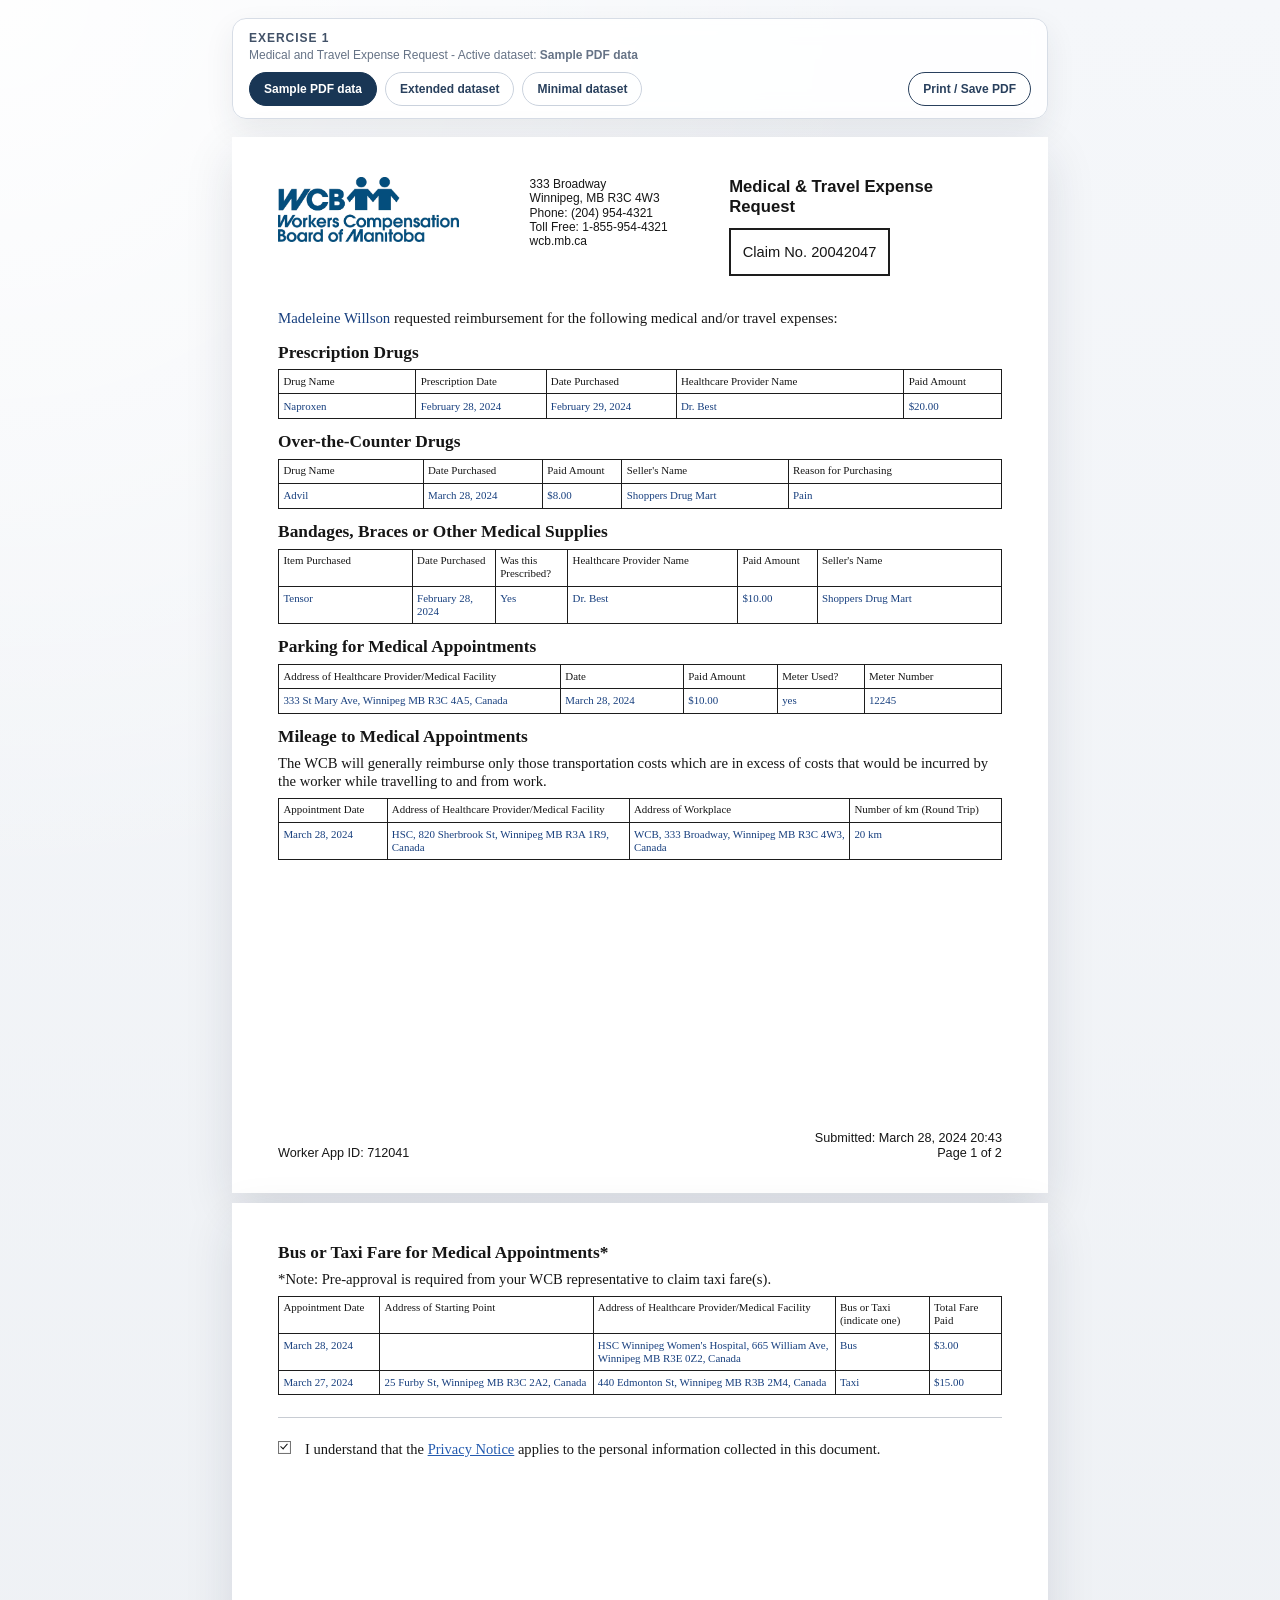
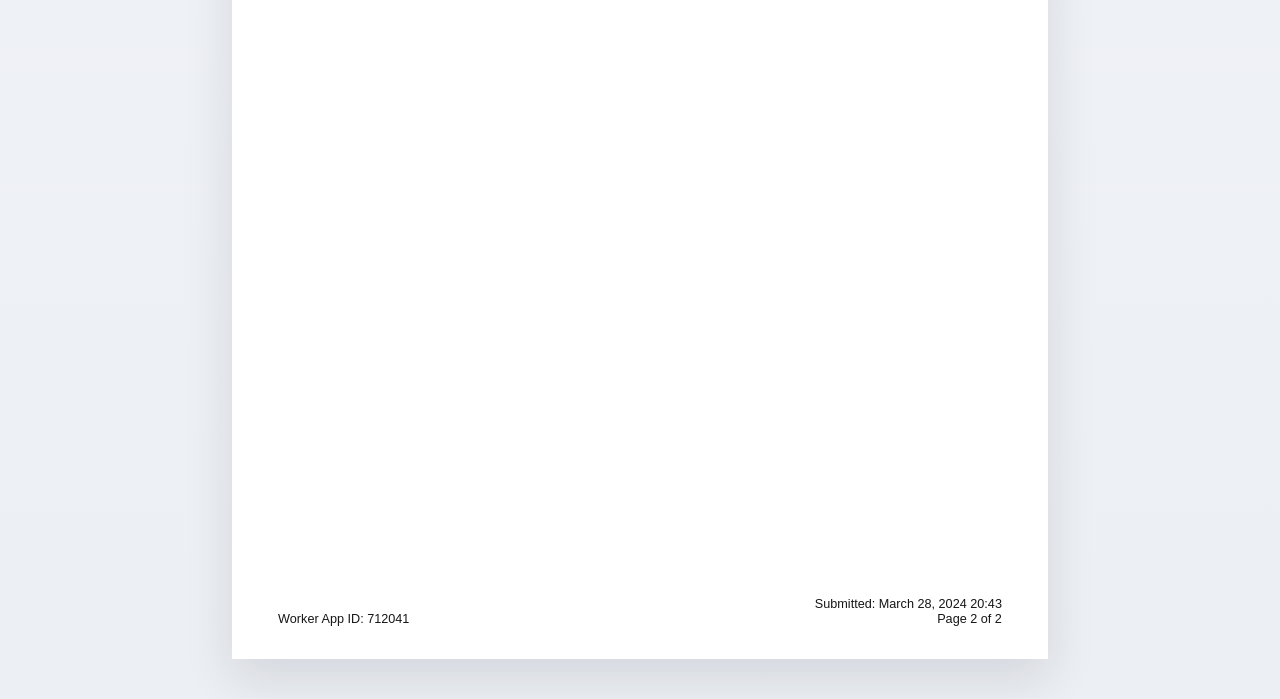
<file: exercise-1/index.html>
<!DOCTYPE html>
<html lang="en">
<head>
  <meta charset="UTF-8">
  <meta name="viewport" content="width=device-width, initial-scale=1.0">
  <title>Exercise 1 - Medical and Travel Expense Request</title>
  <link rel="stylesheet" href="../shared/document.css">
  <link rel="stylesheet" href="./style.css">
</head>
<body class="document-body expense-document">
  <main class="document-shell">
    <section class="dataset-bar" aria-label="Dataset selector">
      <div>
        <p class="dataset-bar__title">Exercise 1</p>
        <p class="dataset-bar__meta">Medical and Travel Expense Request - Active dataset: <strong data-dataset-name></strong></p>
      </div>
      <nav class="dataset-links" data-dataset-links></nav>
      <button type="button" class="print-control" onclick="window.print()">Print / Save PDF</button>
    </section>

    <section id="pages" class="pages" aria-label="Rendered document pages"></section>
  </main>

  <script src="../shared/document.js"></script>
  <script src="./script.js"></script>
</body>
</html>
</file>
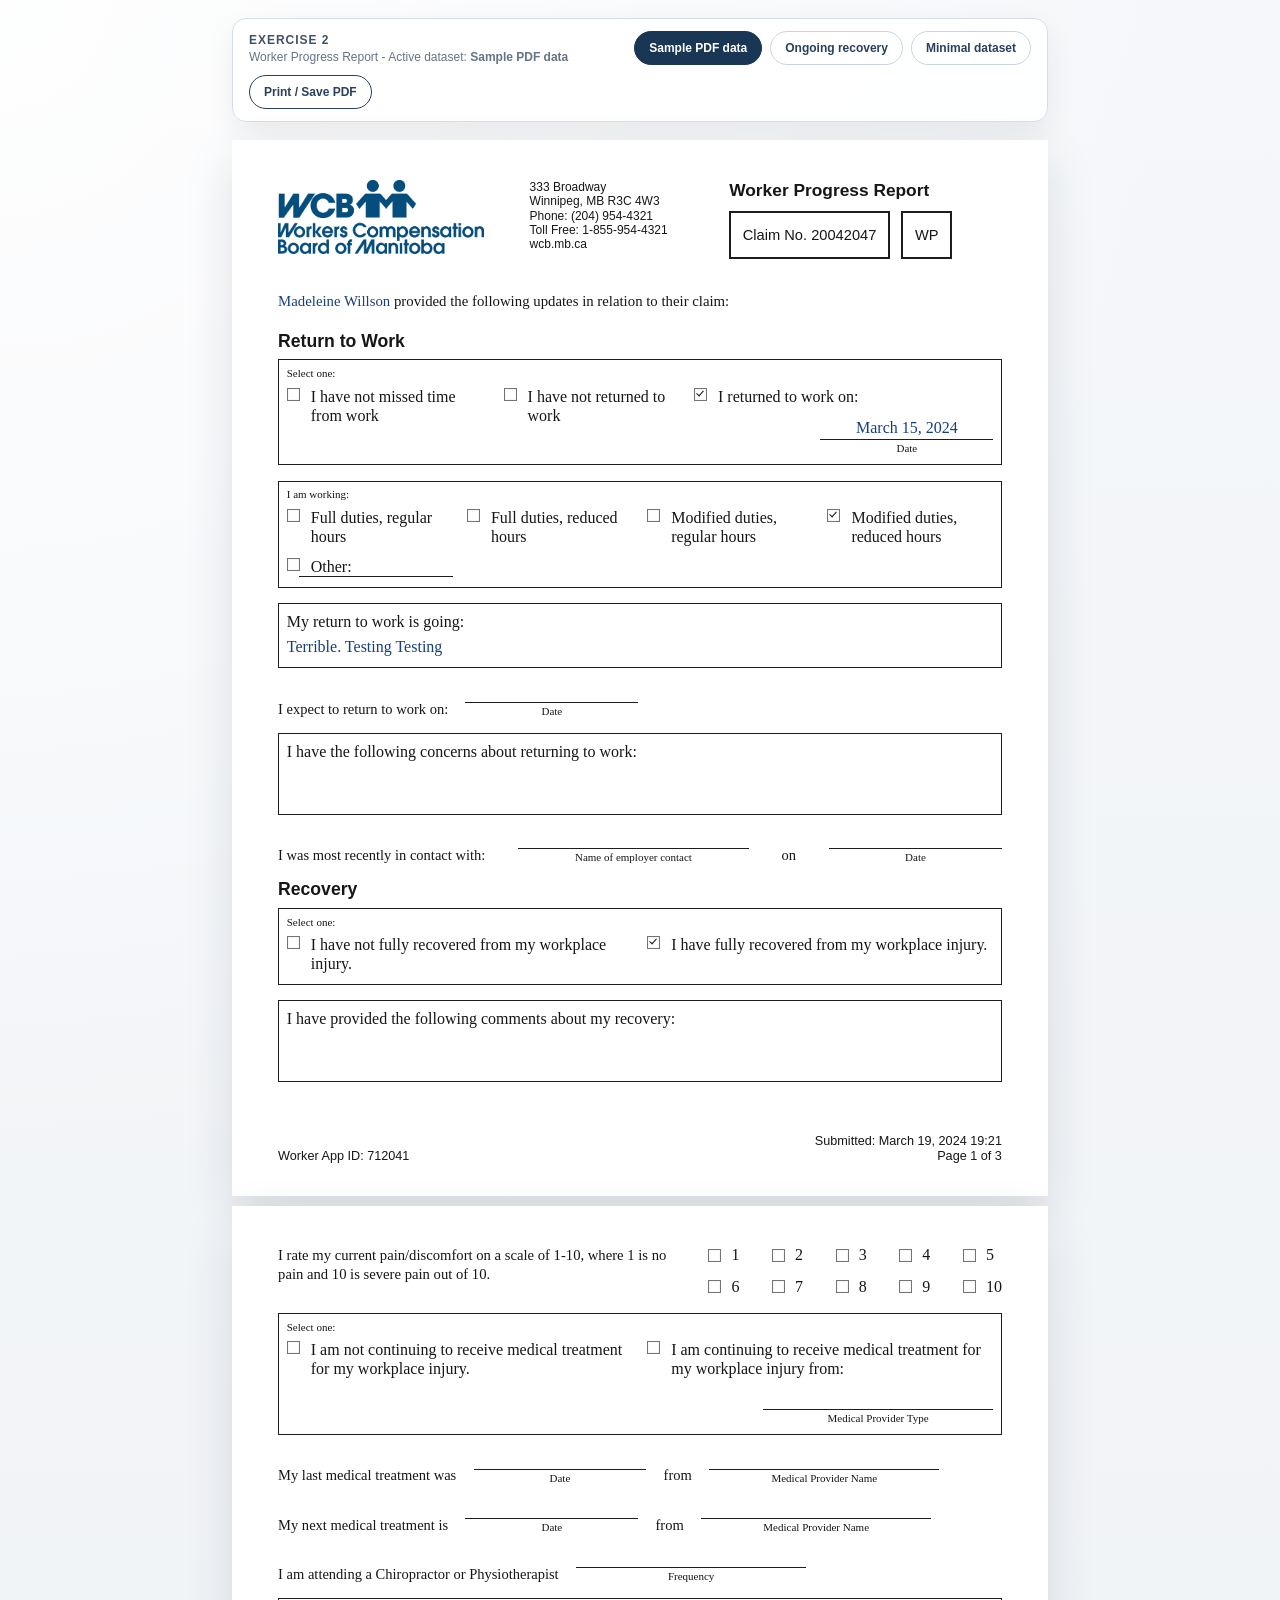
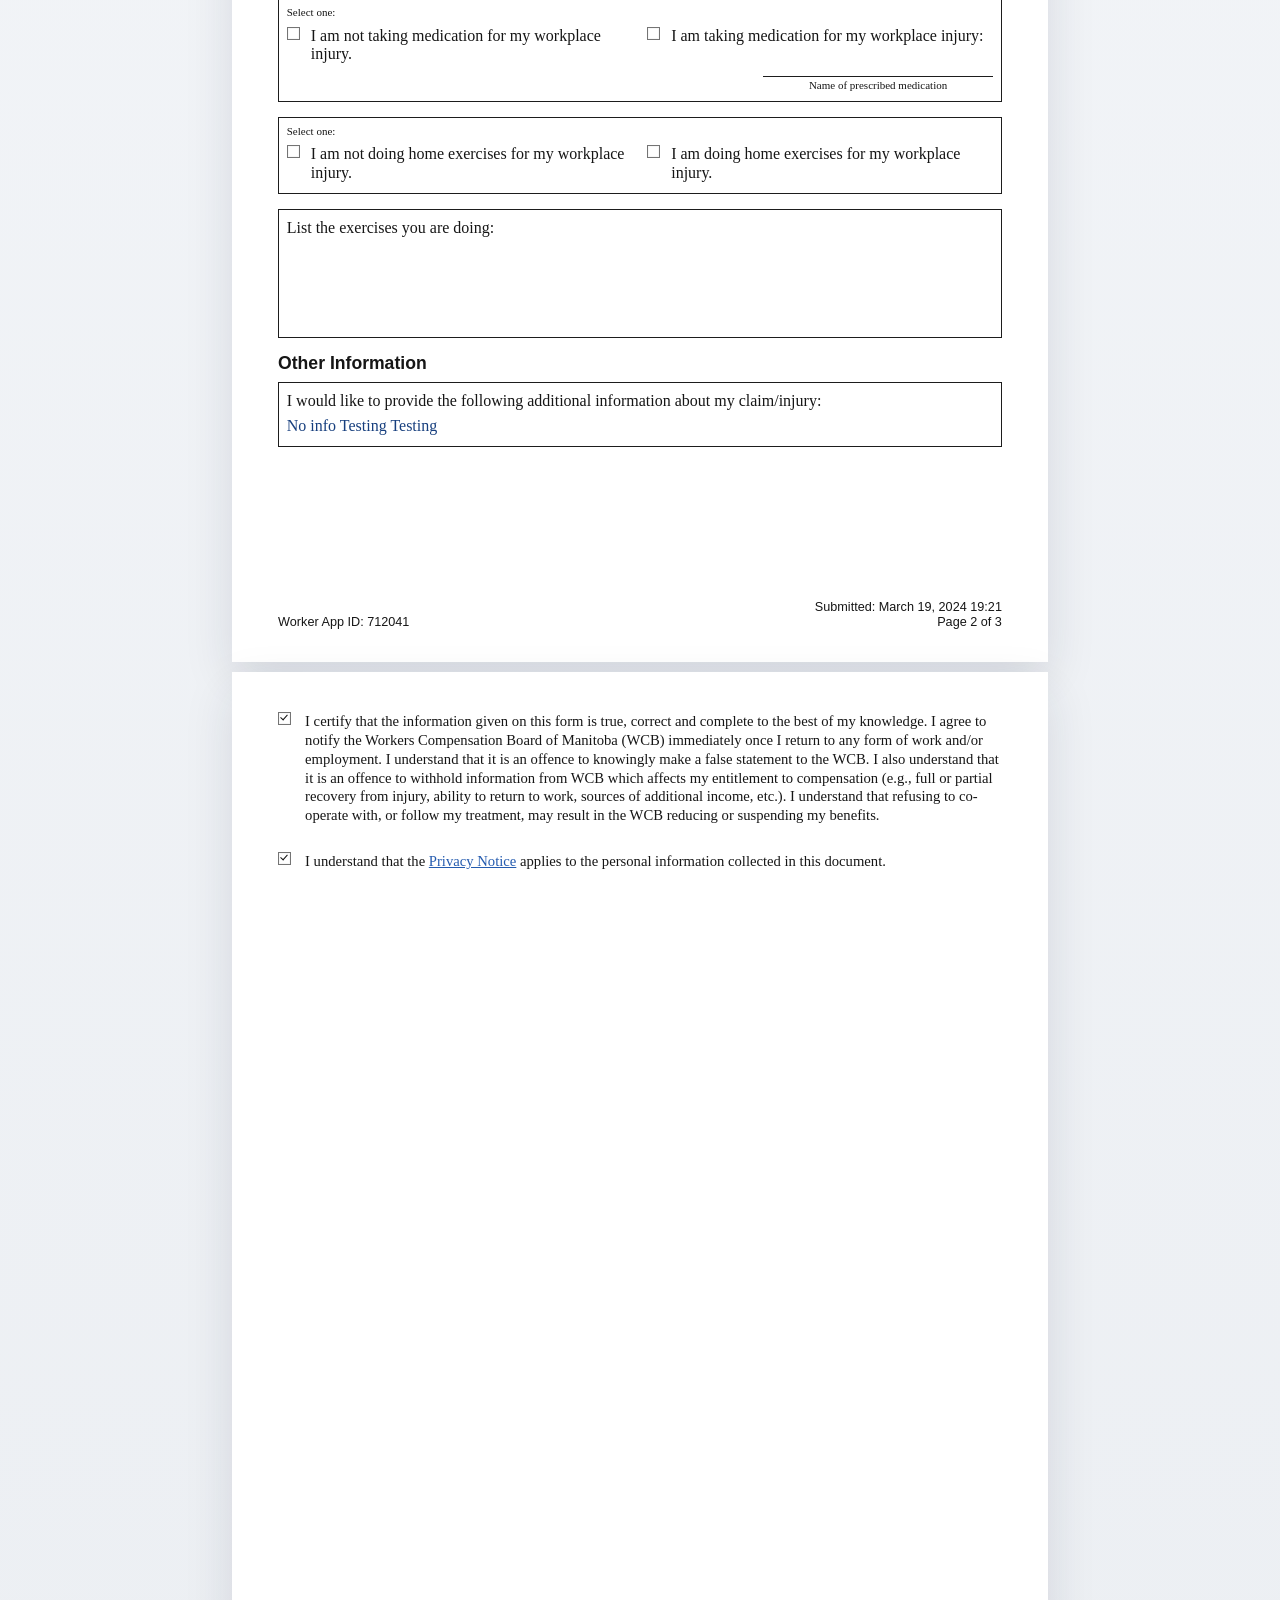
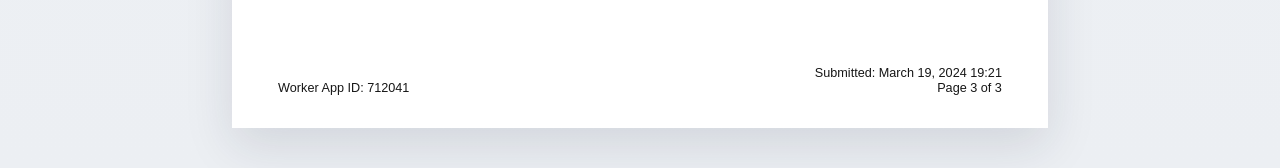
<file: exercise-2/index.html>
<!DOCTYPE html>
<html lang="en">
<head>
  <meta charset="UTF-8">
  <meta name="viewport" content="width=device-width, initial-scale=1.0">
  <title>Exercise 2 - Worker Progress Report</title>
  <link rel="stylesheet" href="../shared/document.css">
  <link rel="stylesheet" href="./style.css">
</head>
<body class="document-body worker-document">
  <main class="document-shell">
    <section class="dataset-bar" aria-label="Dataset selector">
      <div>
        <p class="dataset-bar__title">Exercise 2</p>
        <p class="dataset-bar__meta">Worker Progress Report - Active dataset: <strong data-dataset-name></strong></p>
      </div>
      <nav class="dataset-links" data-dataset-links></nav>
      <button type="button" class="print-control" onclick="window.print()">Print / Save PDF</button>
    </section>

    <section id="pages" class="pages" aria-label="Rendered document pages"></section>
  </main>

  <script src="../shared/document.js"></script>
  <script src="./script.js"></script>
</body>
</html>
</file>
<file: shared/document.css>
:root {
  --page-width: 8.5in;
  --page-height: 11in;
  --screen-background: #eceff3;
  --page-shadow: 0 18px 46px rgba(25, 34, 56, 0.12);
  --ink: #161616;
  --muted: #545454;
  --line: #1d1d1d;
  --soft-line: #c8ccd3;
  --accent: #173f7e;
  --serif: Georgia, "Times New Roman", serif;
  --sans: "Century Gothic", Arial, sans-serif;
}

*,
*::before,
*::after {
  box-sizing: border-box;
}

html {
  background: var(--screen-background);
}

body {
  margin: 0;
  color: var(--ink);
  font-family: var(--serif);
}

.document-body {
  min-height: 100vh;
  padding: 18px 12px 40px;
  background:
    radial-gradient(circle at top left, rgba(255, 255, 255, 0.9), transparent 34%),
    linear-gradient(180deg, #f5f7fa 0%, var(--screen-background) 100%);
}

.document-shell {
  max-width: 11.25in;
  margin: 0 auto;
}

.dataset-bar {
  display: flex;
  flex-wrap: wrap;
  gap: 10px 16px;
  align-items: center;
  justify-content: space-between;
  margin: 0 auto 18px;
  padding: 12px 16px;
  max-width: var(--page-width);
  border: 1px solid #d7dde6;
  border-radius: 14px;
  background: rgba(255, 255, 255, 0.88);
  backdrop-filter: blur(10px);
  box-shadow: 0 12px 30px rgba(38, 48, 68, 0.08);
  font-family: var(--sans);
}

.dataset-bar__title {
  margin: 0;
  font-size: 12px;
  font-weight: 700;
  letter-spacing: 0.08em;
  text-transform: uppercase;
  color: #415167;
}

.dataset-bar__meta {
  margin: 3px 0 0;
  font-size: 12px;
  color: #667386;
}

.dataset-links {
  display: flex;
  flex-wrap: wrap;
  gap: 8px;
}

.dataset-links a {
  display: inline-flex;
  align-items: center;
  min-height: 34px;
  padding: 0 14px;
  border: 1px solid #cad2dd;
  border-radius: 999px;
  color: #29405d;
  text-decoration: none;
  font-size: 12px;
  font-weight: 700;
  transition: background-color 120ms ease, border-color 120ms ease, color 120ms ease;
}

.dataset-links a:hover,
.dataset-links a:focus-visible {
  background: #eef4fb;
  border-color: #8fa8c2;
  color: #193655;
}

.dataset-links a.is-active {
  background: #193655;
  border-color: #193655;
  color: #fff;
}

.print-control {
  display: inline-flex;
  align-items: center;
  justify-content: center;
  min-height: 34px;
  padding: 0 14px;
  border: 1px solid #29405d;
  border-radius: 999px;
  background: #fff;
  color: #29405d;
  font: inherit;
  font-size: 12px;
  font-weight: 700;
  cursor: pointer;
  transition: background-color 120ms ease, color 120ms ease;
}

.print-control:hover,
.print-control:focus-visible {
  background: #193655;
  color: #fff;
}

.pages {
  display: flex;
  flex-direction: column;
  gap: 10px;
}

.page {
  position: relative;
  width: var(--page-width);
  min-height: var(--page-height);
  margin: 0 auto;
  overflow: hidden;
  background: #fff;
  box-shadow: var(--page-shadow);
}

.page__body {
  height: 10.36in;
  padding: 0.42in 0.48in 0.76in;
  overflow: hidden;
}

.page__body--overflow {
  overflow: visible;
}

.page__footer {
  position: absolute;
  right: 0.48in;
  bottom: 0.34in;
  left: 0.48in;
  display: flex;
  justify-content: space-between;
  align-items: flex-end;
  gap: 20px;
  font-family: Arial, Helvetica, sans-serif;
  font-size: 9.5pt;
  line-height: 1.12;
}

.page__footer-left,
.page__footer-right {
  min-width: 0;
}

.page__footer-right {
  margin-left: auto;
  text-align: right;
}

.page__footer-line + .page__footer-line {
  margin-top: 1px;
}

.doc-header {
  display: grid;
  grid-template-columns: 2.42in 1.88in 2.38in;
  gap: 0.2in;
  align-items: start;
  margin-bottom: 0.34in;
}

.doc-header__logo {
  width: 2.18in;
  max-width: 100%;
}

.doc-header__contact {
  font-family: var(--sans);
  font-size: 9pt;
  line-height: 1.18;
}

.doc-header__contact a {
  color: inherit;
  text-decoration: none;
}

.doc-header__title-wrap {
  justify-self: end;
  width: 100%;
  max-width: 2.3in;
}

.doc-header__title {
  margin: 0 0 0.11in;
  font-family: var(--sans);
  font-size: 12.8pt;
  font-weight: 700;
  line-height: 1.18;
}

.doc-header__claim-row {
  display: flex;
  gap: 0.12in;
}

.claim-box {
  display: flex;
  align-items: center;
  min-height: 0.5in;
  padding: 0 0.12in;
  border: 2px solid var(--line);
  font-family: var(--sans);
  font-size: 11pt;
  line-height: 1.15;
  white-space: nowrap;
}

.claim-box--small {
  min-width: 0.52in;
  justify-content: center;
}

.intro-copy {
  margin: 0 0 0.21in;
  font-size: 11.1pt;
  line-height: 1.25;
}

.dynamic-text {
  color: var(--accent);
}

.section-block {
  margin-bottom: 0.18in;
}

.section-title {
  margin: 0 0 0.09in;
  font-size: 12.9pt;
  font-weight: 700;
  line-height: 1.16;
}

.section-note {
  margin: 0 0 0.12in;
  font-size: 9.4pt;
  line-height: 1.38;
}

.document-table {
  width: 100%;
  border-collapse: collapse;
  table-layout: fixed;
  font-size: 11pt;
  line-height: 1.24;
}

.document-table th,
.document-table td {
  padding: 0.08in 0.06in;
  border: 1.2px solid var(--line);
  vertical-align: top;
  text-align: left;
  word-break: break-word;
}

.document-table th {
  color: var(--ink);
  font-weight: 400;
}

.document-table td {
  color: var(--accent);
}

.document-table td.is-empty {
  color: #758297;
  font-style: italic;
}

.document-table .numeric {
  text-align: left;
  white-space: nowrap;
}

.checkbox {
  position: relative;
  display: inline-block;
  flex: 0 0 auto;
  width: 13px;
  height: 13px;
  border: 1.1px solid #747474;
  background: #fff;
  box-shadow: inset 0 0 0 1px #f7f7f7;
}

.checkbox.is-checked::before {
  content: "";
  position: absolute;
  top: 0;
  left: 3px;
  width: 4px;
  height: 7px;
  border-right: 1.8px solid #111;
  border-bottom: 1.8px solid #111;
  transform: rotate(42deg);
}

.acknowledgement {
  display: flex;
  gap: 14px;
  align-items: flex-start;
  padding-top: 0.22in;
  margin-top: 0.22in;
  border-top: 1px solid var(--soft-line);
  font-size: 10.8pt;
  line-height: 1.45;
}

.acknowledgement a {
  color: #245baf;
}

.form-section-title {
  margin: 0 0 0.08in;
  font-family: var(--sans);
  font-size: 13.2pt;
  font-weight: 700;
  line-height: 1.15;
}

.option-card,
.text-box {
  border: 1.2px solid var(--line);
}

.option-card {
  padding: 0.08in 0.08in 0.1in;
  margin-bottom: 0.16in;
}

.option-card__legend {
  margin: 0 0 0.07in;
  font-size: 8.25pt;
  line-height: 1.08;
}

.option-grid {
  display: grid;
  gap: 0.12in 0.15in;
}

.option-grid--three {
  grid-template-columns: repeat(3, minmax(0, 1fr));
}

.option-grid--two {
  grid-template-columns: repeat(2, minmax(0, 1fr));
}

.option-grid--five {
  grid-template-columns: repeat(5, minmax(0, auto));
}

.option-item {
  display: flex;
  gap: 11px;
  align-items: flex-start;
  min-width: 0;
}

.option-item__label {
  line-height: 1.18;
}

.option-item--inline {
  align-items: center;
}

.line-row {
  display: flex;
  flex-wrap: wrap;
  gap: 0.16in 0.18in;
  align-items: flex-end;
  margin: 0 0 0.16in;
}

.line-row--spread {
  justify-content: space-between;
}

.line-row__label {
  font-size: 10.9pt;
  line-height: 1.18;
}

.line-field {
  display: inline-flex;
  flex-direction: column;
  justify-content: flex-end;
  min-width: 1.6in;
}

.line-field--date {
  width: 1.8in;
}

.line-field--wide {
  width: 2.4in;
}

.line-field--xl {
  width: 3.1in;
}

.line-field__value {
  min-height: 0.2in;
  padding: 0 0.06in 0.03in;
  border-bottom: 1.2px solid var(--line);
  color: var(--accent);
  text-align: center;
  line-height: 1.1;
}

.line-field__caption {
  margin-top: 2px;
  font-size: 8.25pt;
  line-height: 1.15;
  text-align: center;
}

.text-box {
  padding: 0.09in 0.08in;
  margin-bottom: 0.16in;
}

.text-box--spacious {
  min-height: 1.12in;
}

.text-box--medium {
  min-height: 0.68in;
}

.text-box__label {
  margin: 0 0 0.06in;
  line-height: 1.15;
}

.text-box__value {
  min-height: 0.2in;
  color: var(--accent);
  white-space: pre-wrap;
  line-height: 1.25;
}

.pain-scale {
  display: grid;
  grid-template-columns: 1fr auto;
  gap: 0.16in 0.18in;
  align-items: start;
  margin-bottom: 0.14in;
}

.pain-scale__prompt {
  margin: 0;
  font-size: 11pt;
  line-height: 1.26;
}

.pain-scale__grid {
  display: grid;
  grid-template-columns: repeat(5, auto);
  gap: 0.14in 0.34in;
}

.pain-scale__item {
  display: flex;
  align-items: center;
  gap: 10px;
  white-space: nowrap;
}

.certification {
  display: flex;
  gap: 14px;
  align-items: flex-start;
  margin-bottom: 0.28in;
  font-size: 11pt;
  line-height: 1.28;
}

.certification a {
  color: #245baf;
}

.visually-hidden {
  position: absolute;
  width: 1px;
  height: 1px;
  padding: 0;
  margin: -1px;
  overflow: hidden;
  clip: rect(0, 0, 0, 0);
  border: 0;
}

@media (max-width: 900px) {
  .document-body {
    padding-right: 8px;
    padding-left: 8px;
  }

  .dataset-bar {
    padding: 10px 12px;
  }

  .page {
    width: 100%;
    min-height: auto;
  }

  .page__body {
    height: auto;
    min-height: calc(var(--page-height) - 0.7in);
  }
}

@media print {
  @page {
    size: letter portrait;
    margin: 0;
  }

  html,
  body {
    background: #fff;
  }

  .document-body {
    padding: 0;
    background: #fff;
  }

  .dataset-bar {
    display: none;
  }

  .print-control {
    display: none;
  }

  .pages {
    gap: 0;
  }

  .page {
    width: var(--page-width);
    min-height: var(--page-height);
    overflow: visible;
    box-shadow: none;
    break-after: page;
    page-break-after: always;
  }

  .page:last-child {
    break-after: auto;
    page-break-after: auto;
  }
}
</file>
<file: exercise-1/style.css>
.expense-document .doc-header__title-wrap {
  max-width: 2.42in;
}

.expense-document .doc-header__logo {
  width: 1.88in;
}

.expense-document .doc-header__title {
  font-size: 12.5pt;
  margin-bottom: 0.12in;
}

.expense-document .intro-copy {
  margin-bottom: 0.16in;
}

.expense-document .section-block {
  margin-bottom: 0.14in;
}

.expense-document .section-title {
  font-size: 13pt;
  margin-bottom: 0.07in;
}

.expense-document .section-note {
  margin-bottom: 0.08in;
  font-size: 11pt;
  line-height: 1.23;
}

.expense-document .document-table {
  font-size: 8.2pt;
  line-height: 1.18;
  margin-bottom: 0.02in;
}

.expense-document .document-table th,
.expense-document .document-table td {
  padding: 0.055in 0.045in;
}

.expense-document .document-table th {
  padding-top: 0.045in;
  padding-bottom: 0.06in;
}

.expense-document .acknowledgement {
  font-size: 10.9pt;
}

.expense-document .acknowledgement .checkbox {
  margin-top: 2px;
}
</file>
<file: exercise-2/style.css>
.worker-document .doc-header__title-wrap {
  max-width: 2.5in;
}

.worker-document .doc-header__logo {
  width: 2.15in;
}

.worker-document .doc-header__title {
  font-size: 13pt;
  margin-bottom: 0.11in;
}

.worker-document .page__body {
  height: 10.85in;
}

.worker-document .form-section-title {
  margin-bottom: 0.09in;
}

.worker-document .option-card__legend {
  margin-bottom: 0.08in;
}

.worker-document .return-status-grid {
  grid-template-columns: 1.15fr 1fr 1.7fr;
}

.worker-document .work-status-grid {
  grid-template-columns: repeat(4, minmax(0, 1fr));
}

.worker-document .work-status-grid .option-item:last-child {
  grid-column: 1 / span 3;
}

.worker-document .recovery-grid,
.worker-document .treatment-grid,
.worker-document .medication-grid,
.worker-document .exercise-grid {
  grid-template-columns: repeat(2, minmax(0, 1fr));
}

.worker-document .option-with-field {
  display: flex;
  flex-wrap: wrap;
  gap: 12px;
  align-items: flex-start;
}

.worker-document .option-with-field .line-field {
  margin-left: auto;
}

.worker-document .other-row {
  display: flex;
  gap: 10px;
  align-items: center;
}

.worker-document .other-row .line-field {
  flex: 1 1 2.8in;
}

.worker-document .pain-scale__grid .checkbox.is-checked {
  background: linear-gradient(180deg, #f8fbff 0%, #dce9fa 100%);
}

.worker-document .text-box--recovery {
  min-height: 0.85in;
}

.worker-document .text-box--concerns {
  min-height: 0.85in;
}

.worker-document .text-box--exercise-list {
  min-height: 1.34in;
}
</file>
